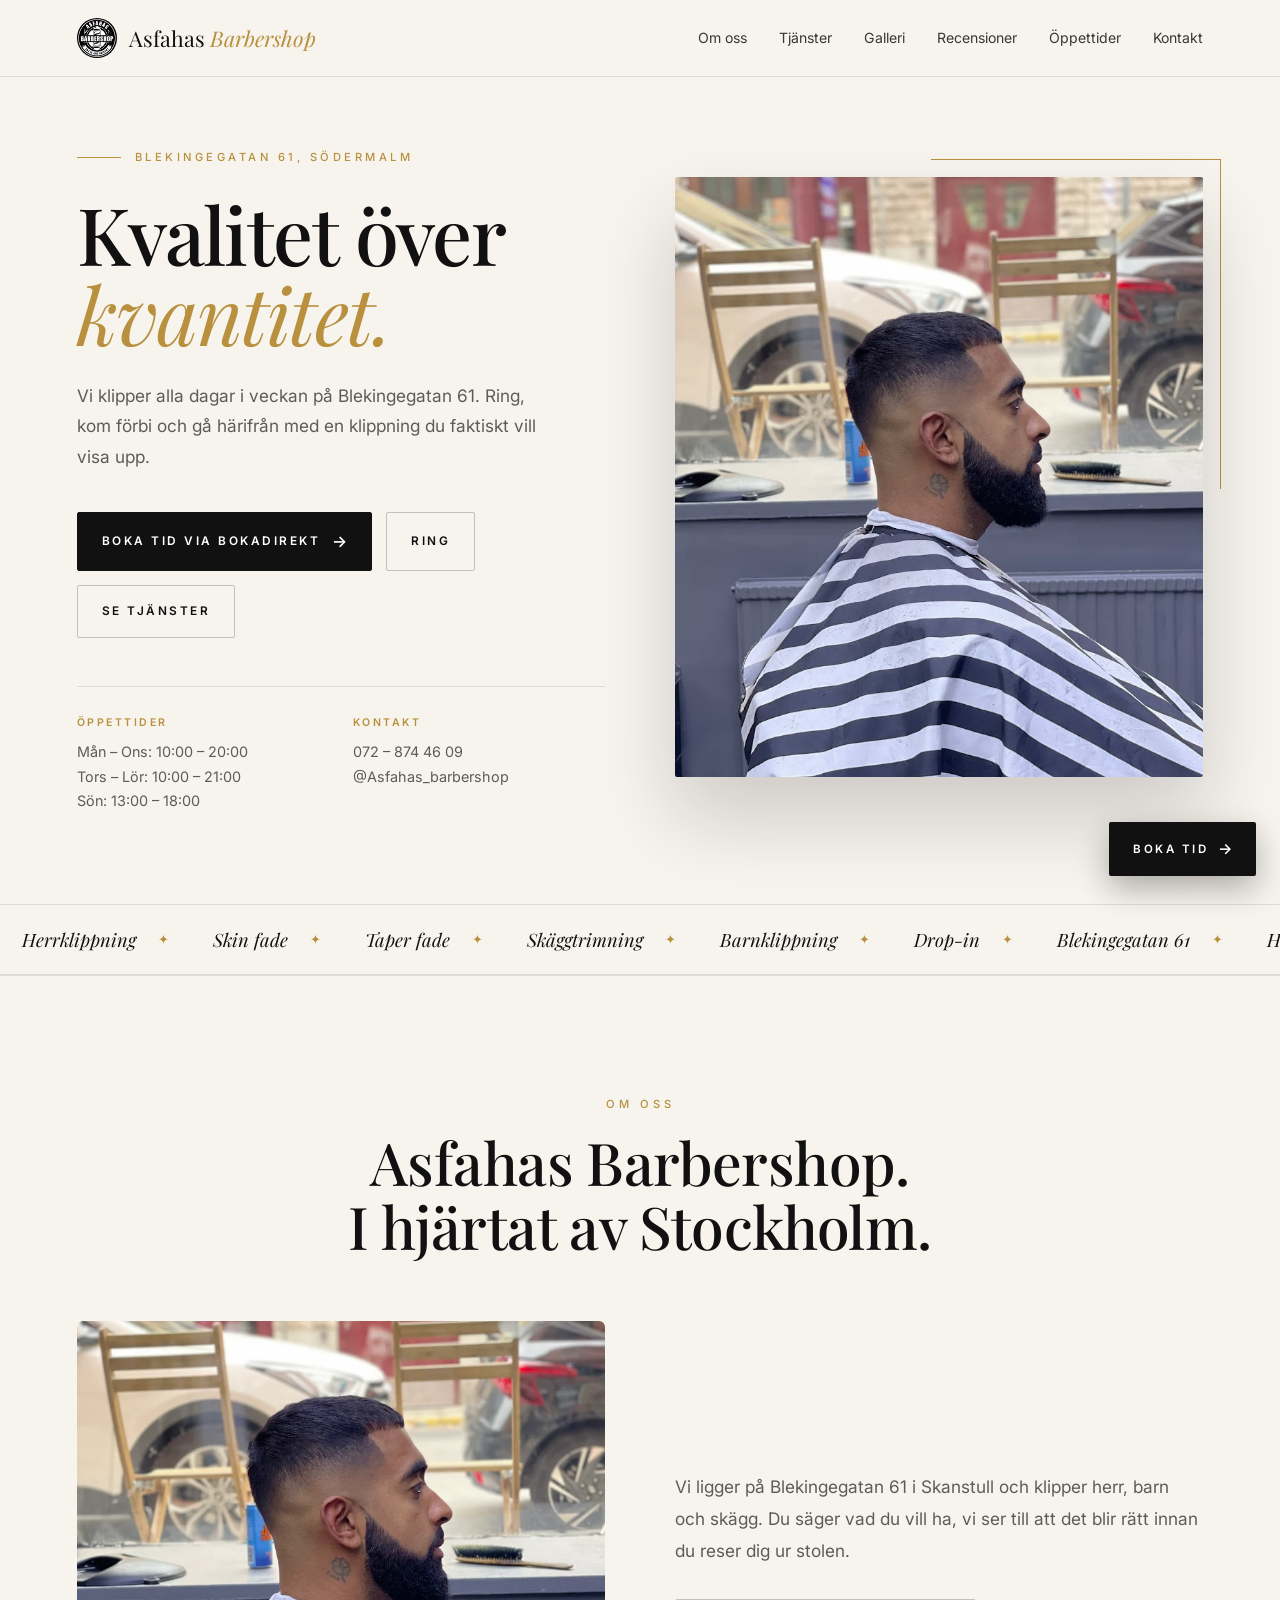
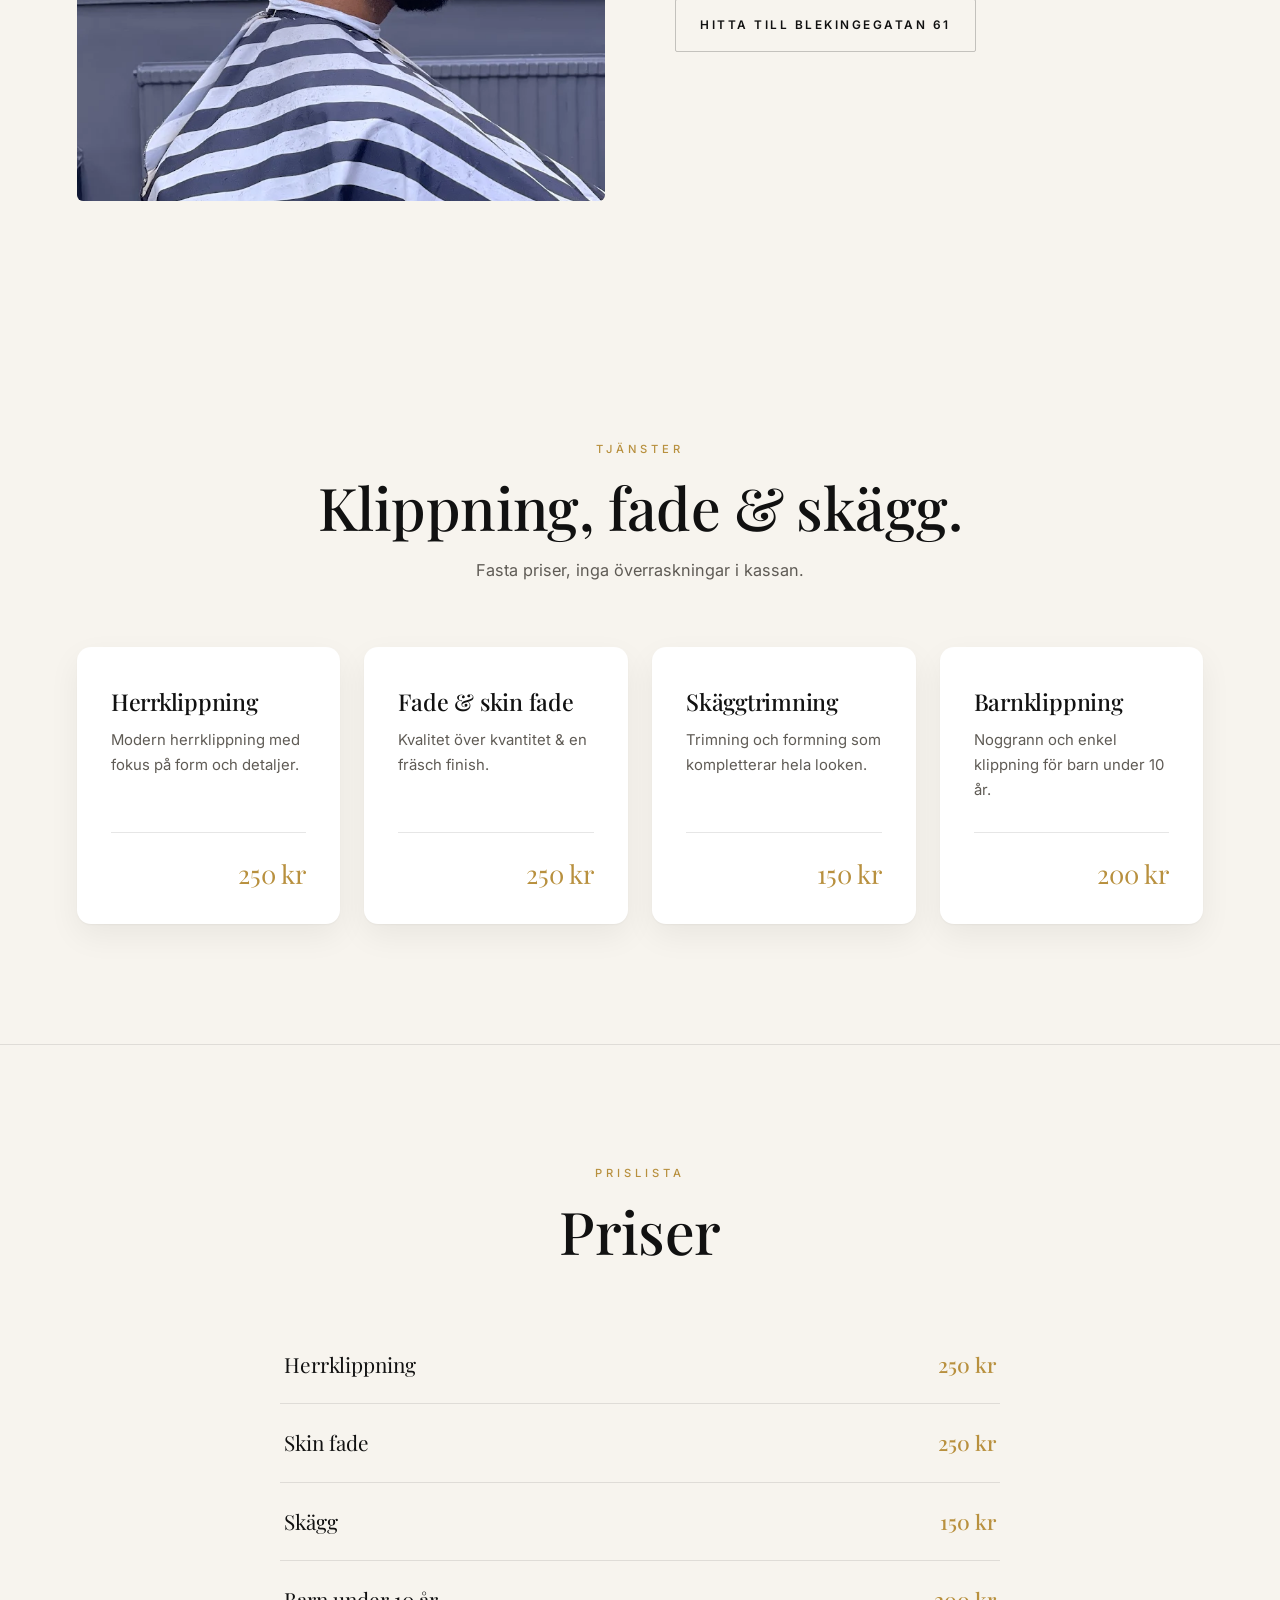
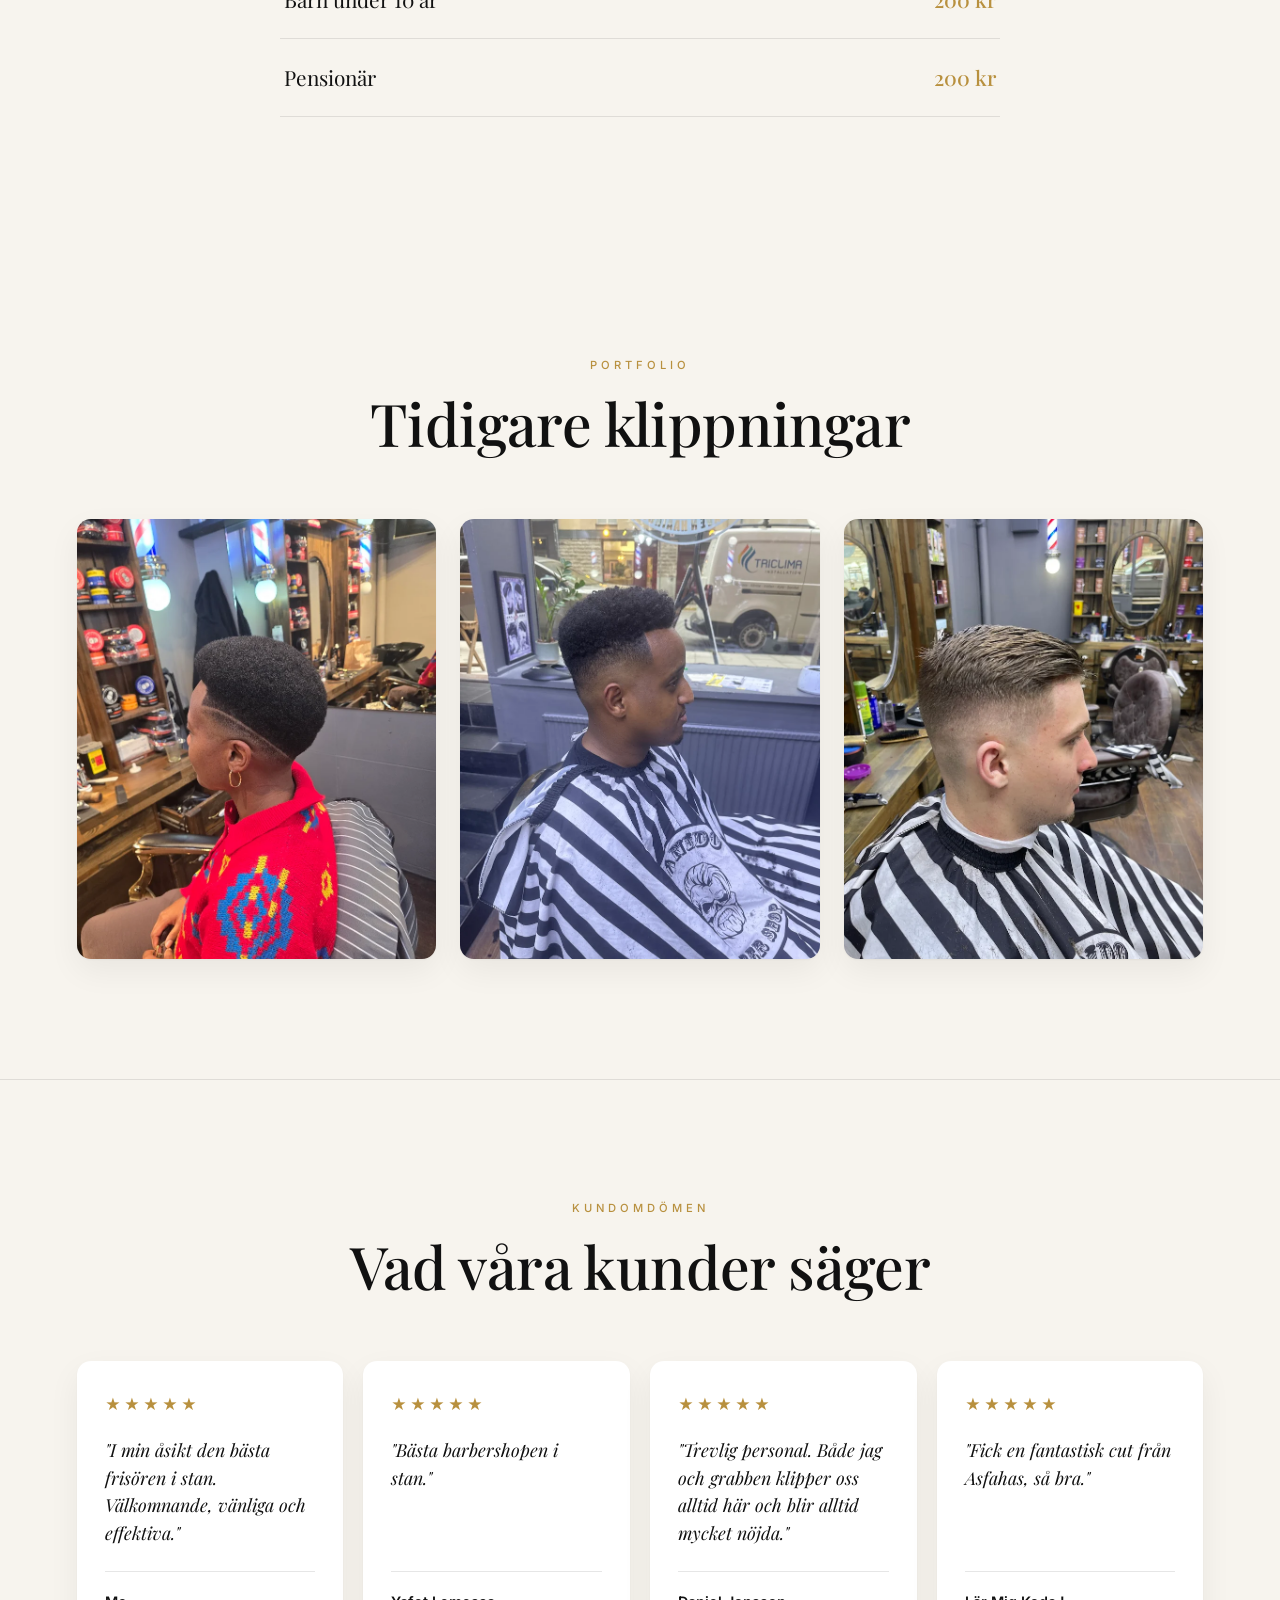
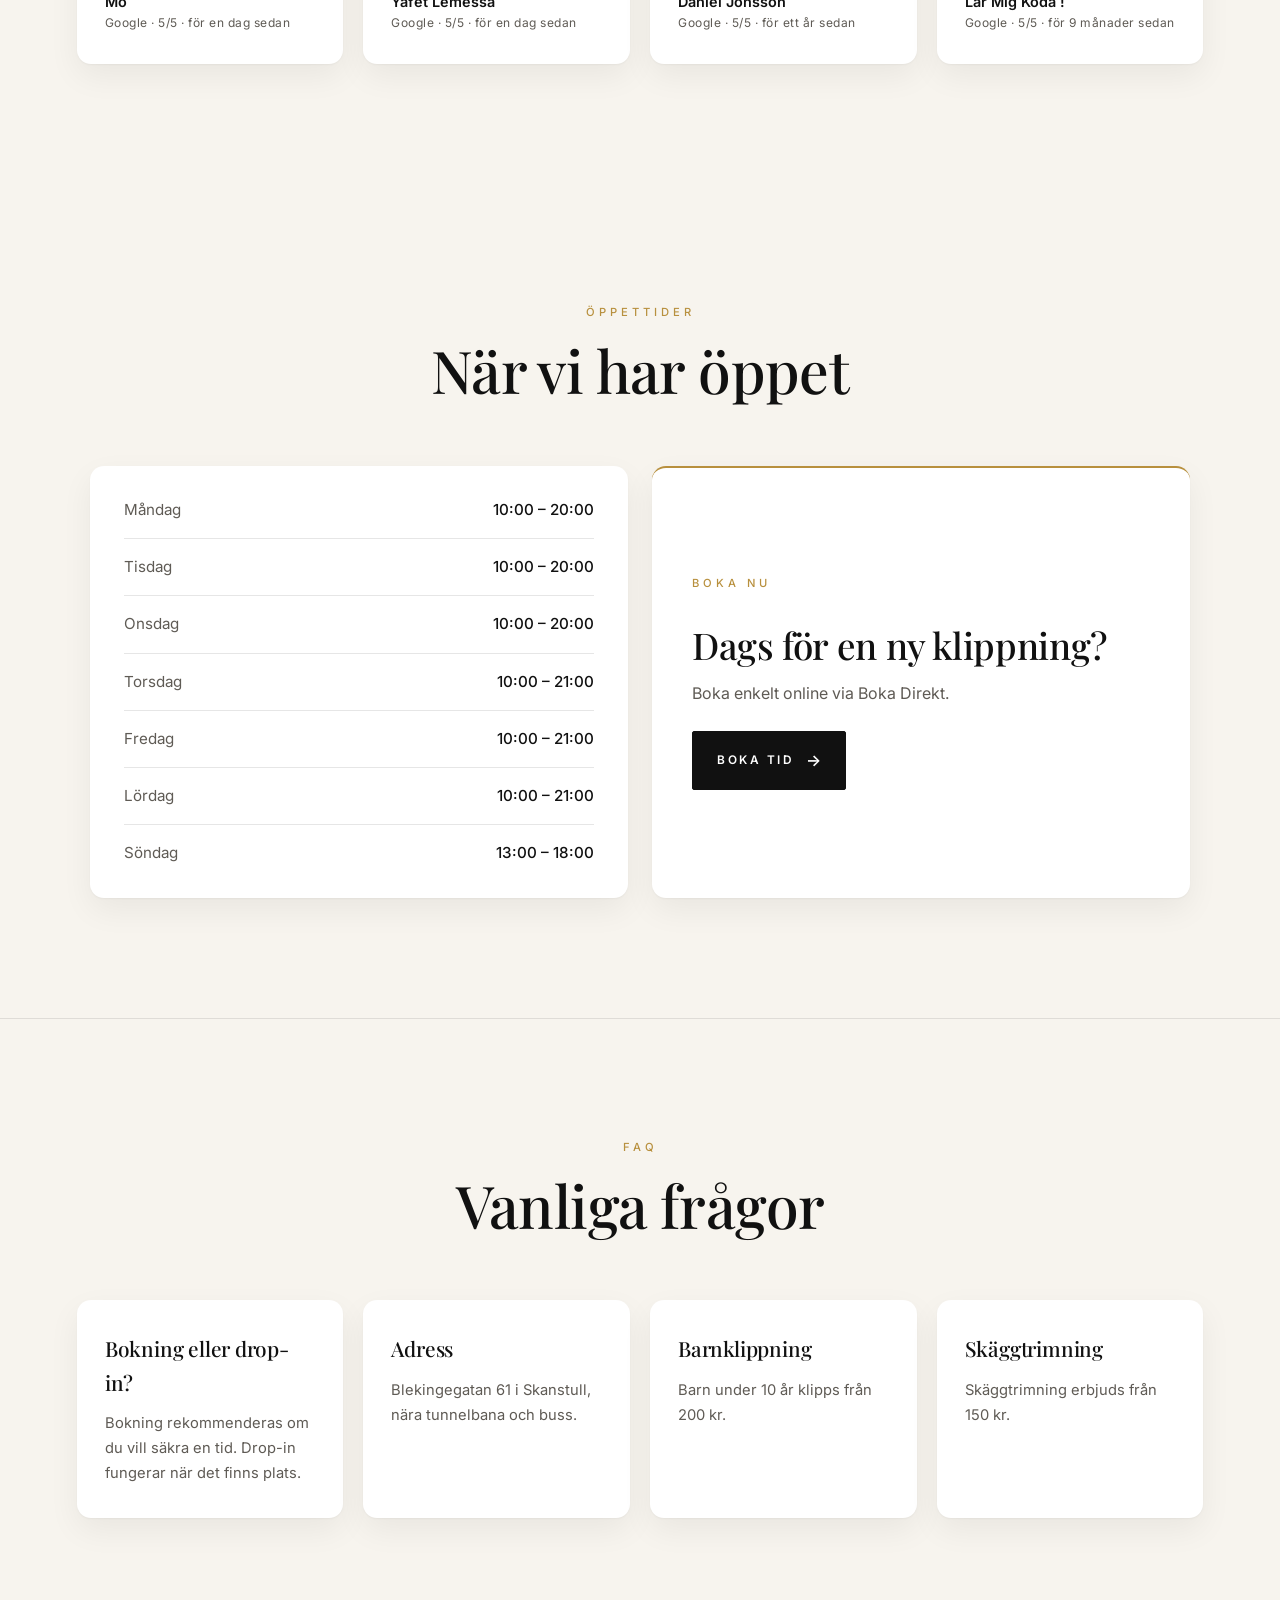
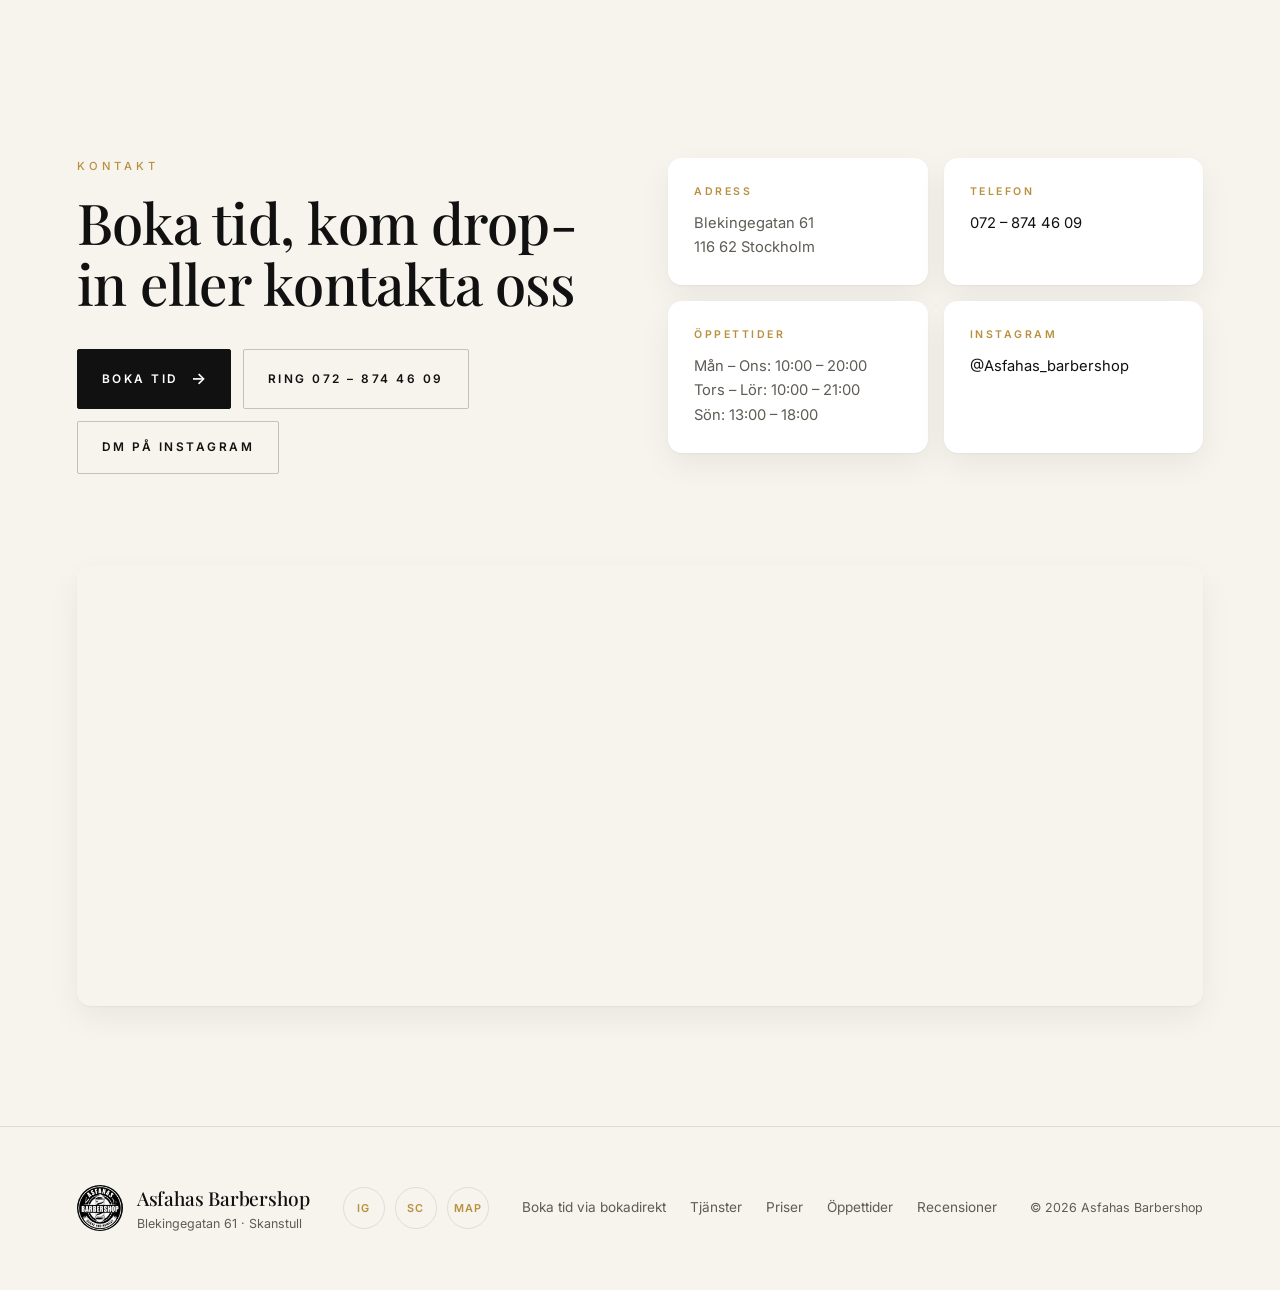
<file: index.html>
<!DOCTYPE html>
<html lang="sv">
<head>
    <meta charset="UTF-8">
    <meta name="viewport" content="width=device-width, initial-scale=1.0">
    <meta name="format-detection" content="telephone=no">
    <title>Asfahas Barbershop</title>
    <link rel="preconnect" href="https://fonts.googleapis.com">
    <link rel="preconnect" href="https://fonts.gstatic.com" crossorigin>
    <link href="https://fonts.googleapis.com/css2?family=Playfair+Display:ital,wght@0,500;0,700;1,400;1,700&family=Inter:wght@300;400;500;600&display=swap" rel="stylesheet">
    <link rel="stylesheet" href="style.css">
</head>
<body>

<header>
    <a href="./index.html" class="brand-link">
        <img src="images/logo.PNG" alt="logo" class="brand-logo">
        <span class="brand-name">Asfahas <em>Barbershop</em></span>
    </a>
    <button class="menu-btn" id="menuBtn">☰</button>
    <nav>
        <a href="#about">Om oss</a>
        <a href="#tjanster">Tjänster</a>
        <a href="#galleri">Galleri</a>
        <a href="#recensioner">Recensioner</a>
        <a href="#oppettider">Öppettider</a>
        <a href="#kontakt">Kontakt</a>
    </nav>
    <nav class="nav-mobile" id="navMobile">
        <a href="#about">Om oss</a>
        <a href="#tjanster">Tjänster</a>
        <a href="#galleri">Galleri</a>
        <a href="#recensioner">Recensioner</a>
        <a href="#oppettider">Öppettider</a>
        <a href="#kontakt">Kontakt</a>
    </nav>
</header>

<section class="hero">
    <div class="hero-left">
        <div class="location-tag">Blekingegatan 61, Södermalm</div>
        <h1>Kvalitet över<br><em>kvantitet.</em></h1>
        <p class="hero-desc">Vi klipper alla dagar i veckan på Blekingegatan 61. Ring, kom förbi och gå härifrån med en klippning du faktiskt vill visa upp.</p>
        <div class="hero-btns">
    <a href="https://www.bokadirekt.se/places/asfahas-barbershop-136678" target="_blank" class="btn-primary">Boka tid via bokadirekt</a>
    <a href="tel:0728744609" class="btn-secondary">Ring</a>
    <a href="#tjanster" class="btn-secondary">Se tjänster</a>
        </div>
        <div class="hero-info">
            <div class="hero-info-block">
                <h4>Öppettider</h4>
                <p>Mån – Ons: 10:00 – 20:00<br> Tors – Lör: 10:00 – 21:00<br>Sön: 13:00 – 18:00</p>
            </div>
            <div class="hero-info-block">
                <h4>Kontakt</h4>
                <p>072 – 874 46 09<br>@Asfahas_barbershop</p>
            </div>
        </div>
    </div>
    <div class="hero-right">
        <div class="hero-img-wrap">
            <img src="images/img.png" alt="Fade haircut — Asfahas Barbershop">
        </div>
    </div>
</section>

<div class="marquee-section">
    <div class="marquee-track">
        <span class="marquee-item">Herrklippning <span class="marquee-dot">✦</span></span>
        <span class="marquee-item">Skin fade <span class="marquee-dot">✦</span></span>
        <span class="marquee-item">Taper fade <span class="marquee-dot">✦</span></span>
        <span class="marquee-item">Skäggtrimning <span class="marquee-dot">✦</span></span>
        <span class="marquee-item">Barnklippning <span class="marquee-dot">✦</span></span>
        <span class="marquee-item">Drop-in <span class="marquee-dot">✦</span></span>
        <span class="marquee-item">Blekingegatan 61 <span class="marquee-dot">✦</span></span>
        <span class="marquee-item">Herrklippning <span class="marquee-dot">✦</span></span>
        <span class="marquee-item">Skin fade <span class="marquee-dot">✦</span></span>
        <span class="marquee-item">Taper fade <span class="marquee-dot">✦</span></span>
        <span class="marquee-item">Skäggtrimning <span class="marquee-dot">✦</span></span>
        <span class="marquee-item">Barnklippning <span class="marquee-dot">✦</span></span>
        <span class="marquee-item">Drop-in <span class="marquee-dot">✦</span></span>
        <span class="marquee-item">Blekingegatan 61 <span class="marquee-dot">✦</span></span>
    </div>
</div>

<section id="about" class="section section-dark">
    <div class="section-heading reveal">
        <div class="section-tag">Om oss</div>
        <h2>Asfahas Barbershop.<br>I hjärtat av Stockholm.</h2>
    </div>
    <div class="about-grid">
        <div class="about-text reveal">
            <p>Vi ligger på Blekingegatan 61 i Skanstull och klipper herr, barn och skägg. Du säger vad du vill ha, vi ser till att det blir rätt innan du reser dig ur stolen.</p>
            <a href="https://www.google.com/maps/search/?api=1&query=Blekingegatan%2061%2C%20116%2062%20Stockholm" target="_blank" class="btn-secondary fit-content">Hitta till Blekingegatan 61</a>
        </div>
        <div class="about-img reveal">
            <img src="images/img.png" alt="Asfahas Barbershop">
        </div>
    </div>
</section>

<section id="tjanster" class="section">
    <div class="section-heading reveal">
        <div class="section-tag">Tjänster</div>
        <h2>Klippning, fade & skägg.</h2>
        <p>Fasta priser, inga överraskningar i kassan.</p>
    </div>
    <div class="services-grid">
        <div class="service-card reveal">
            <div><h3>Herrklippning</h3><p>Modern herrklippning med fokus på form och detaljer.</p></div>
            <span class="service-price">250 kr</span>
        </div>
        <div class="service-card reveal">
            <div><h3>Fade & skin fade</h3><p>Kvalitet över kvantitet & en fräsch finish.</p></div>
            <span class="service-price">250 kr</span>
        </div>
        <div class="service-card reveal">
            <div><h3>Skäggtrimning</h3><p>Trimning och formning som kompletterar hela looken.</p></div>
            <span class="service-price">150 kr</span>
        </div>
        <div class="service-card reveal">
            <div><h3>Barnklippning</h3><p>Noggrann och enkel klippning för barn under 10 år.</p></div>
            <span class="service-price">200 kr</span>
        </div>
    </div>
</section>

<section id="priser" class="section section-dark">
    <div class="section-heading reveal">
        <div class="section-tag">Prislista</div>
        <h2>Priser</h2>
    </div>
    <div class="price-list reveal">
        <div class="price-row"><span>Herrklippning</span><strong>250 kr</strong></div>
        <div class="price-row"><span>Skin fade</span><strong>250 kr</strong></div>
        <div class="price-row"><span>Skägg</span><strong>150 kr</strong></div>
        <div class="price-row"><span>Barn under 10 år</span><strong>200 kr</strong></div>
        <div class="price-row"><span>Pensionär</span><strong>200 kr</strong></div>
    </div>
</section>

<section id="galleri" class="section">
    <div class="section-heading reveal">
        <div class="section-tag">Portfolio</div>
        <h2>Tidigare klippningar</h2>
    </div>
    <div class="gallery-grid">
        <div class="gallery-card reveal">
            <img src="images/cut1.png" alt="Fade">
            <div class="gallery-overlay"><span>Asfahas Barbershop</span></div>
        </div>
        <div class="gallery-card reveal">
            <img src="images/cut2.png" alt="Fade">
            <div class="gallery-overlay"><span>Asfahas Barbershop</span></div>
        </div>
        <div class="gallery-card reveal">
            <img src="images/cut3.png" alt="Fade">
            <div class="gallery-overlay"><span>Asfahas Barbershop</span></div>
        </div>
    </div>
</section>

<section id="recensioner" class="section section-dark">
    <div class="section-heading reveal">
        <div class="section-tag">Kundomdömen</div>
        <h2>Vad våra kunder säger</h2>
    </div>
    <div class="reviews-grid">
        <div class="review-card reveal">
            <div class="review-name">Mo</div>
            <div class="review-meta">Google · 5/5 · för en dag sedan</div>
            <div class="review-stars">★★★★★</div>
            <p class="review-text">"I min åsikt den bästa frisören i stan. Välkomnande, vänliga och effektiva."</p>
        </div>
        <div class="review-card reveal">
            <div class="review-name">Yafet Lemessa</div>
            <div class="review-meta">Google · 5/5 · för en dag sedan</div>
            <div class="review-stars">★★★★★</div>
            <p class="review-text">"Bästa barbershopen i stan."</p>
        </div>
        <div class="review-card reveal">
            <div class="review-name">Daniel Jonsson</div>
            <div class="review-meta">Google · 5/5 · för ett år sedan</div>
            <div class="review-stars">★★★★★</div>
            <p class="review-text">"Trevlig personal. Både jag och grabben klipper oss alltid här och blir alltid mycket nöjda."</p>
        </div>
        <div class="review-card reveal">
            <div class="review-name">Lär Mig Koda !</div>
            <div class="review-meta">Google · 5/5 · för 9 månader sedan</div>
            <div class="review-stars">★★★★★</div>
            <p class="review-text">"Fick en fantastisk cut från Asfahas, så bra."</p>
        </div>
    </div>
</section>

<section id="oppettider" class="section">
    <div class="section-heading reveal">
        <div class="section-tag">Öppettider</div>
        <h2>När vi har öppet</h2>
    </div>
    <div class="hours-grid">
        <div class="hours-table reveal">
            <div class="hour-row"><span>Måndag</span><span>10:00 – 20:00</span></div>
            <div class="hour-row"><span>Tisdag</span><span>10:00 – 20:00</span></div>
            <div class="hour-row"><span>Onsdag</span><span>10:00 – 20:00</span></div>
            <div class="hour-row"><span>Torsdag</span><span>10:00 – 21:00</span></div>
            <div class="hour-row"><span>Fredag</span><span>10:00 – 21:00</span></div>
            <div class="hour-row"><span>Lördag</span><span>10:00 – 21:00</span></div>
            <div class="hour-row"><span>Söndag</span><span>13:00 – 18:00</span></div>
        </div>
        <div class="hours-cta reveal">
    <div class="section-tag">Boka nu</div>
    <h3>Dags för en ny klippning?</h3>
    <p>Boka enkelt online via Boka Direkt.</p>
    <a href="https://www.bokadirekt.se/places/asfahas-barbershop-136678" target="_blank" class="btn-primary fit-content">Boka tid</a>
        </div>
    </div>
</section>

<section id="faq" class="section section-dark">
    <div class="section-heading reveal">
        <div class="section-tag">FAQ</div>
        <h2>Vanliga frågor</h2>
    </div>
    <div class="faq-grid">
        <div class="faq-card reveal">
            <h3>Bokning eller drop-in?</h3>
            <p>Bokning rekommenderas om du vill säkra en tid. Drop-in fungerar när det finns plats.</p>
        </div>
        <div class="faq-card reveal">
            <h3>Adress</h3>
            <p>Blekingegatan 61 i Skanstull, nära tunnelbana och buss.</p>
        </div>
        <div class="faq-card reveal">
            <h3>Barnklippning</h3>
            <p>Barn under 10 år klipps från 200 kr.</p>
        </div>
        <div class="faq-card reveal">
            <h3>Skäggtrimning</h3>
            <p>Skäggtrimning erbjuds från 150 kr.</p>
        </div>
    </div>
</section>

<section id="kontakt" class="section">
    <div class="contact-grid">
        <div>
    <div class="section-tag">Kontakt</div>
    <h1>Boka tid, kom drop-in eller kontakta oss</h1>
            </div>
            <div class="contact-btns reveal">
    <a href="https://www.bokadirekt.se/places/asfahas-barbershop-136678" target="_blank" class="btn-primary">Boka tid</a>
    <a href="tel:0728744609" class="btn-secondary"> Ring 072 – 874 46 09</a>
    <a href="https://www.instagram.com/Asfahas_barbershop/" target="_blank" class="btn-secondary">DM på Instagram</a>
            </div>
            <div class="contact-info">
                <div class="contact-block reveal">
                    <h4>Adress</h4>
                    <p>Blekingegatan 61<br>116 62 Stockholm</p>
                </div>
                <div class="contact-block reveal">
                    <h4>Telefon</h4>
                    <p><a href="tel:0728744609">072 – 874 46 09</a></p>
                </div>
                <div class="contact-block reveal">
                    <h4>Öppettider</h4>
                    <p>Mån – Ons: 10:00 – 20:00<br> Tors – Lör: 10:00 – 21:00<br>Sön: 13:00 – 18:00</p>
                </div>
                <div class="contact-block reveal">
                    <h4>Instagram</h4>
                    <p><a href="https://www.instagram.com/Asfahas_barbershop/" target="_blank">@Asfahas_barbershop</a></p>
                </div>
            </div>
        </div>
        <div class="map-box reveal">
            <iframe
                src="https://www.google.com/maps?q=Blekingegatan%2061,%20116%2062%20Stockholm&t=k&z=17&output=embed"
                loading="lazy"
                referrerpolicy="no-referrer-when-downgrade">
            </iframe>
        </div>
    </div>
</section>

<footer>
    <div class="footer-brand">
        <img src="images/logo.PNG" alt="logo" class="footer-logo">
        <div>
            <h3>Asfahas Barbershop</h3>
            <p>Blekingegatan 61 · Skanstull</p>
        </div>
    </div>
    <div class="footer-socials">
        <a href="https://www.instagram.com/Asfahas_barbershop/" target="_blank">IG</a>
        <a href="https://www.snapchat.com/add/asfahasbarbersh" target="_blank">SC</a>
        <a href="https://www.google.com/maps/search/?api=1&query=Blekingegatan%2061%2C%20116%2062%20Stockholm" target="_blank">MAP</a>
    </div>
    <div class="footer-links">
    <a href="https://www.bokadirekt.se/places/asfahas-barbershop-136678" target="_blank">Boka tid via bokadirekt</a>
    <a href="#tjanster">Tjänster</a>
    <a href="#priser">Priser</a>
    <a href="#oppettider">Öppettider</a>
    <a href="#recensioner">Recensioner</a>
    </div>
    <p class="footer-copy">© 2026 Asfahas Barbershop</p>
</footer>

<div class="sticky-cta">
    <a href="tel:0728744609">Boka tid</a>
</div>

<script src="script.js"></script>
</body>
</html>
</file>
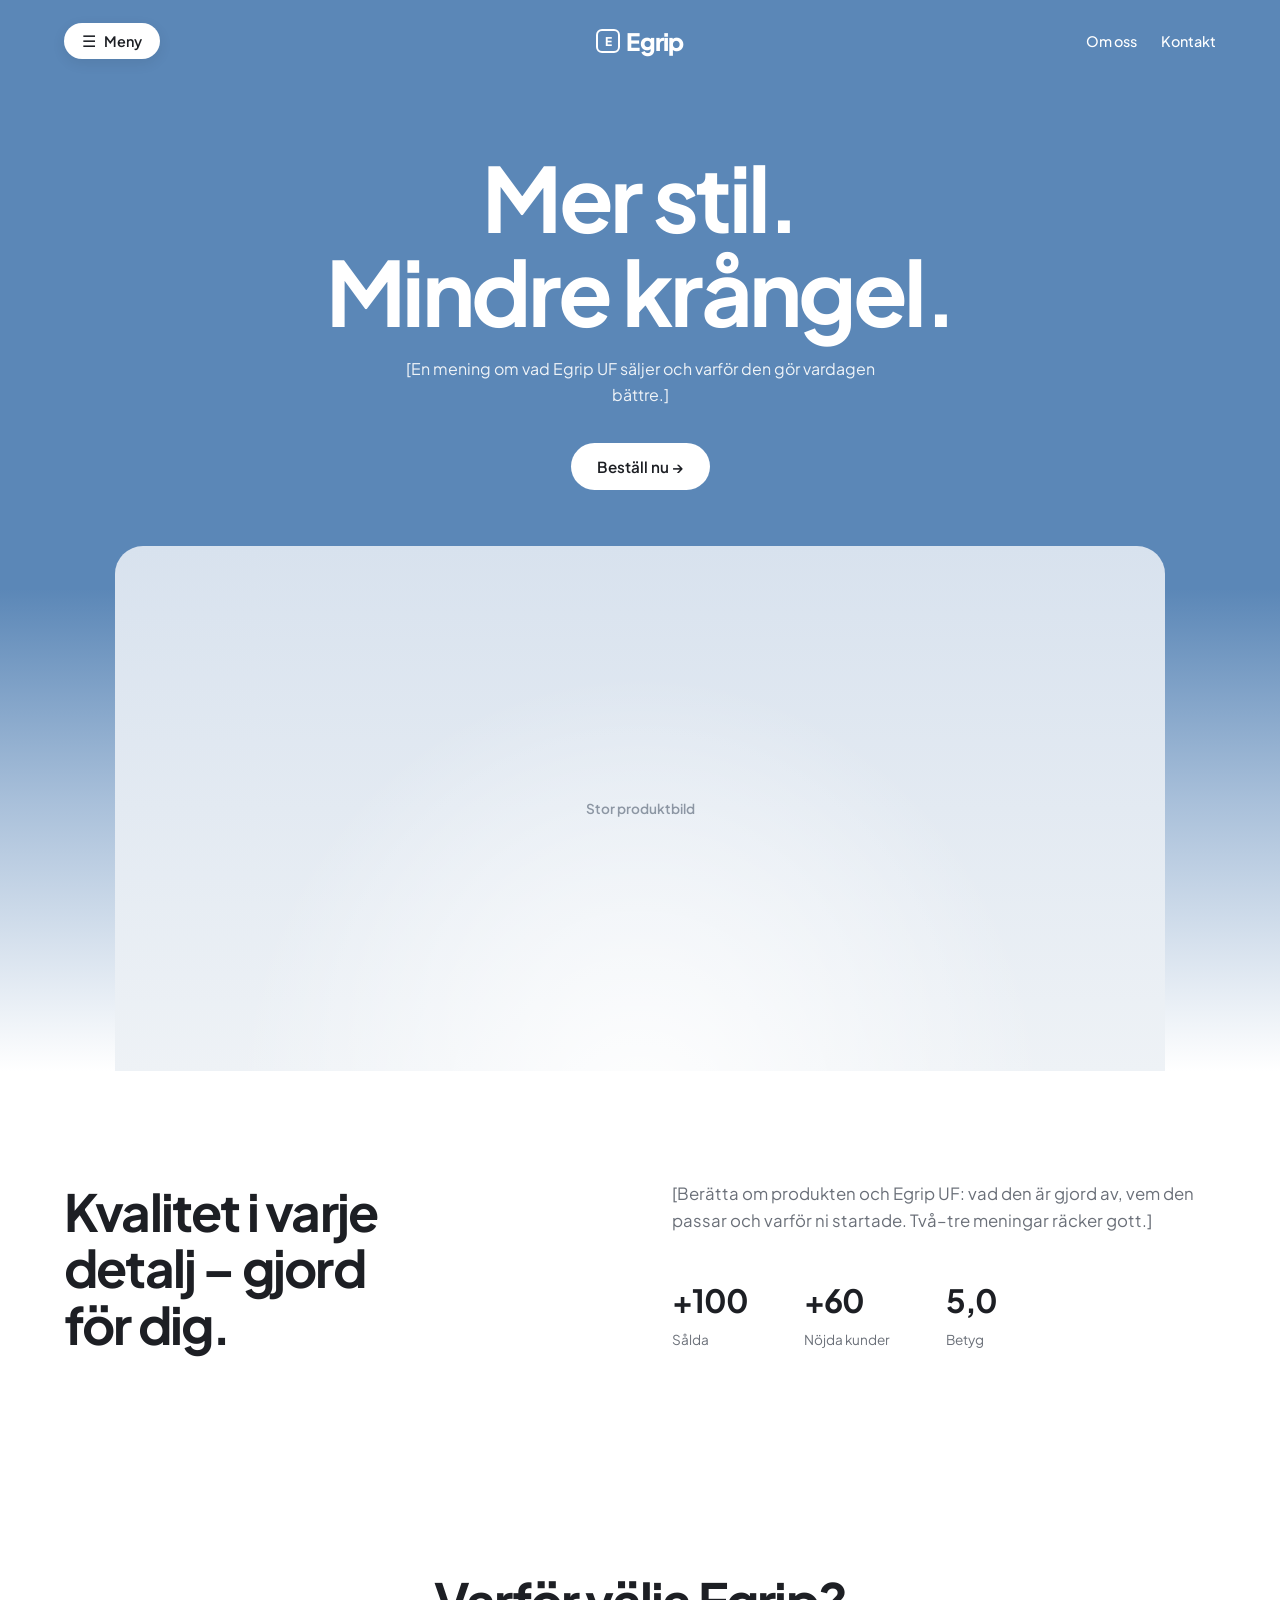
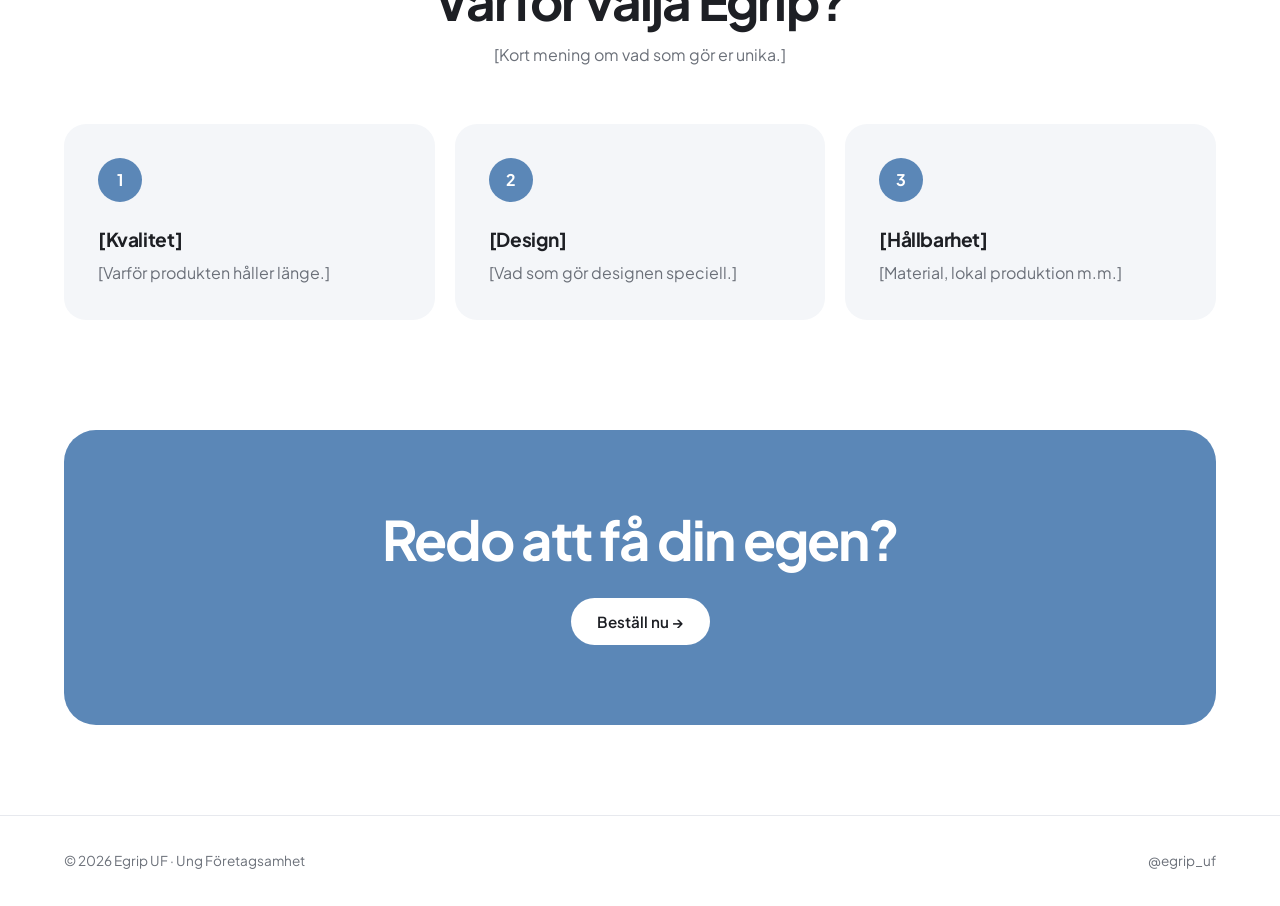
<file: egrip-uf/index.html>
<!DOCTYPE html>
<html lang="sv">
<head>
  <meta charset="UTF-8">
  <meta name="viewport" content="width=device-width, initial-scale=1.0">
  <link rel="preconnect" href="https://fonts.googleapis.com">
  <link rel="preconnect" href="https://fonts.gstatic.com" crossorigin>
  <link href="https://fonts.googleapis.com/css2?family=Plus+Jakarta+Sans:wght@400;500;600;700;800&display=swap" rel="stylesheet">
  <link rel="stylesheet" href="style.css">
  <title>Egrip UF</title>
  <meta name="description" content="Egrip UF – [kort beskrivning].">
</head>
<body>
  <header class="top">
    <button class="menu-btn" aria-label="Öppna meny"><span>☰</span> Meny</button>
    <a href="index.html" class="logo"><i>E</i>Egrip</a>
    <nav class="top-links"><a href="index.html#om-oss">Om oss</a><a href="bestall.html#team">Kontakt</a></nav>
  </header>
  <div class="overlay" id="overlay">
    <button class="menu-btn close" aria-label="Stäng meny"><span>✕</span> Stäng</button>
    <a href="index.html">Hem</a>
    <a href="index.html#om-oss">Om oss</a>
    <a href="bestall.html">Beställ</a>
    <a href="bestall.html#team">Teamet</a>
  </div>

  <section class="hero">
    <h1>Mer stil.<br>Mindre krångel.</h1>
    <p>[En mening om vad Egrip UF säljer och varför den gör vardagen bättre.]</p>
    <a href="bestall.html" class="btn btn-white">Beställ nu →</a>
    <div style="height:56px"></div>
    <div class="hero-img ph ph-product">Stor produktbild</div>
  </section>

  <section class="section" id="om-oss">
    <div class="intro">
      <h2>Kvalitet i varje<br>detalj – gjord<br>för dig.</h2>
      <div>
        <p>[Berätta om produkten och Egrip UF: vad den är gjord av, vem den passar och varför ni startade. Två–tre meningar räcker gott.]</p>
        <div class="stats">
          <div><b>+100</b><span>Sålda</span></div>
          <div><b>+60</b><span>Nöjda kunder</span></div>
          <div><b>5,0</b><span>Betyg</span></div>
        </div>
      </div>
    </div>
  </section>

  <section class="section">
    <div class="center">
      <h2 class="h2">Varför välja Egrip?</h2>
      <p class="sub">[Kort mening om vad som gör er unika.]</p>
    </div>
    <div class="features">
      <div class="feature"><div class="num">1</div><h3>[Kvalitet]</h3><p>[Varför produkten håller länge.]</p></div>
      <div class="feature"><div class="num">2</div><h3>[Design]</h3><p>[Vad som gör designen speciell.]</p></div>
      <div class="feature"><div class="num">3</div><h3>[Hållbarhet]</h3><p>[Material, lokal produktion m.m.]</p></div>
    </div>
  </section>

  <section class="cta">
    <h2>Redo att få din egen?</h2>
    <a href="bestall.html" class="btn btn-white">Beställ nu →</a>
  </section>

  <footer>
    <span>© <span class="year"></span> Egrip UF · Ung Företagsamhet</span>
    <a href="https://instagram.com/egrip_uf" target="_blank" rel="noopener">@egrip_uf</a>
  </footer>
  <script src="script.js"></script>
</body>
</html>
</file>
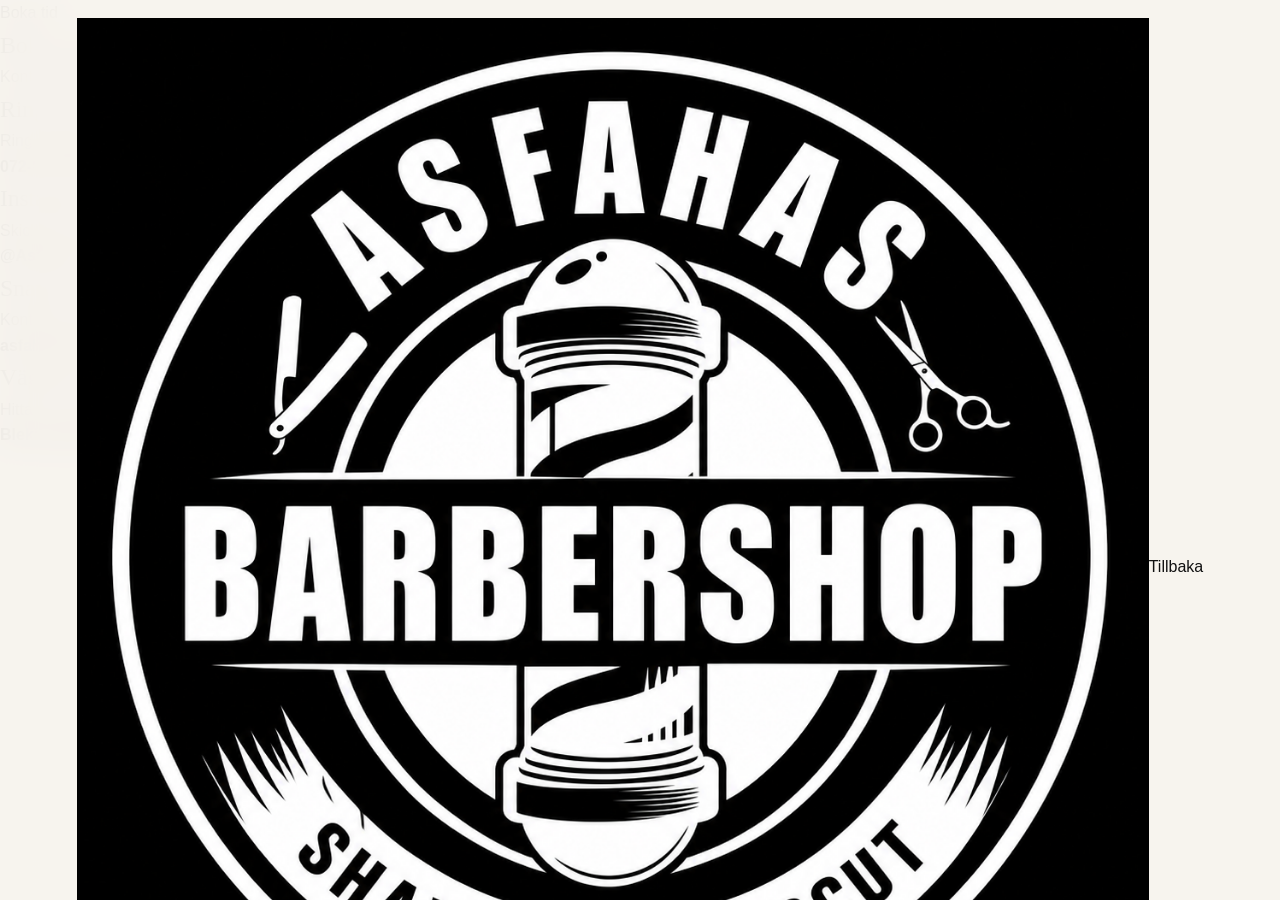
<file: booking.html>
<!DOCTYPE html>
<html lang="sv">
<head>
    <meta charset="UTF-8">
    <meta name="viewport" content="width=device-width, initial-scale=1.0">
    <title>Boka tid | Asfahas Barbershop</title>
    <link rel="stylesheet" href="style.css">
</head>
<body>

<header>
    <a href="./index.html" class="brand">
        <img src="images/logo.PNG" alt="Asfahas Barbershop logo" class="logo">
        <div>
            <strong>Asfahas</strong>
            <span>Barbershop</span>
        </div>
    </a>

    <a href="./index.html" class="booking-back-link">Tillbaka</a>
</header>

<main class="booking-page">
    <section class="booking-wrapper">
        <div class="booking-header">
            <p class="tag">Boka tid</p>
            <h1>Boka via telefon eller sociala medier</h1>
            <p>Kontakta Asfahas Barbershop direkt via telefon, Instagram eller Snapchat.</p>
        </div>

        <div class="booking-options">
            <a href="tel:0728744609" class="booking-option-card">
                <h2>Ring direkt</h2>
                <p>Ring salongen och boka din tid snabbt.</p>
                <strong>072-874 46 09</strong>
            </a>

            <a href="https://www.instagram.com/Asfahas_barbershop/" target="_blank" class="booking-option-card">
                <h2>Instagram</h2>
                <p>Skicka ett DM via Instagram.</p>
                <strong>@Asfahas_barbershop</strong>
            </a>

            <a href="https://www.snapchat.com/add/asfahasbarbersh" target="_blank" class="booking-option-card">
                <h2>Snapchat</h2>
                <p>Kontakta salongen via Snapchat.</p>
                <strong>asfahasbarbersh</strong>
            </a>

            <a href="https://www.google.com/maps/search/?api=1&query=Blekingegatan%2061%2C%20116%2062%20Stockholm" target="_blank" class="booking-option-card">
                <h2>Vägbeskrivning</h2>
                <p>Hitta till salongen i Skanstull.</p>
                <strong>Blekingegatan 61</strong>
            </a>
        </div>
    </section>
</main>

</body>
</html>
</file>
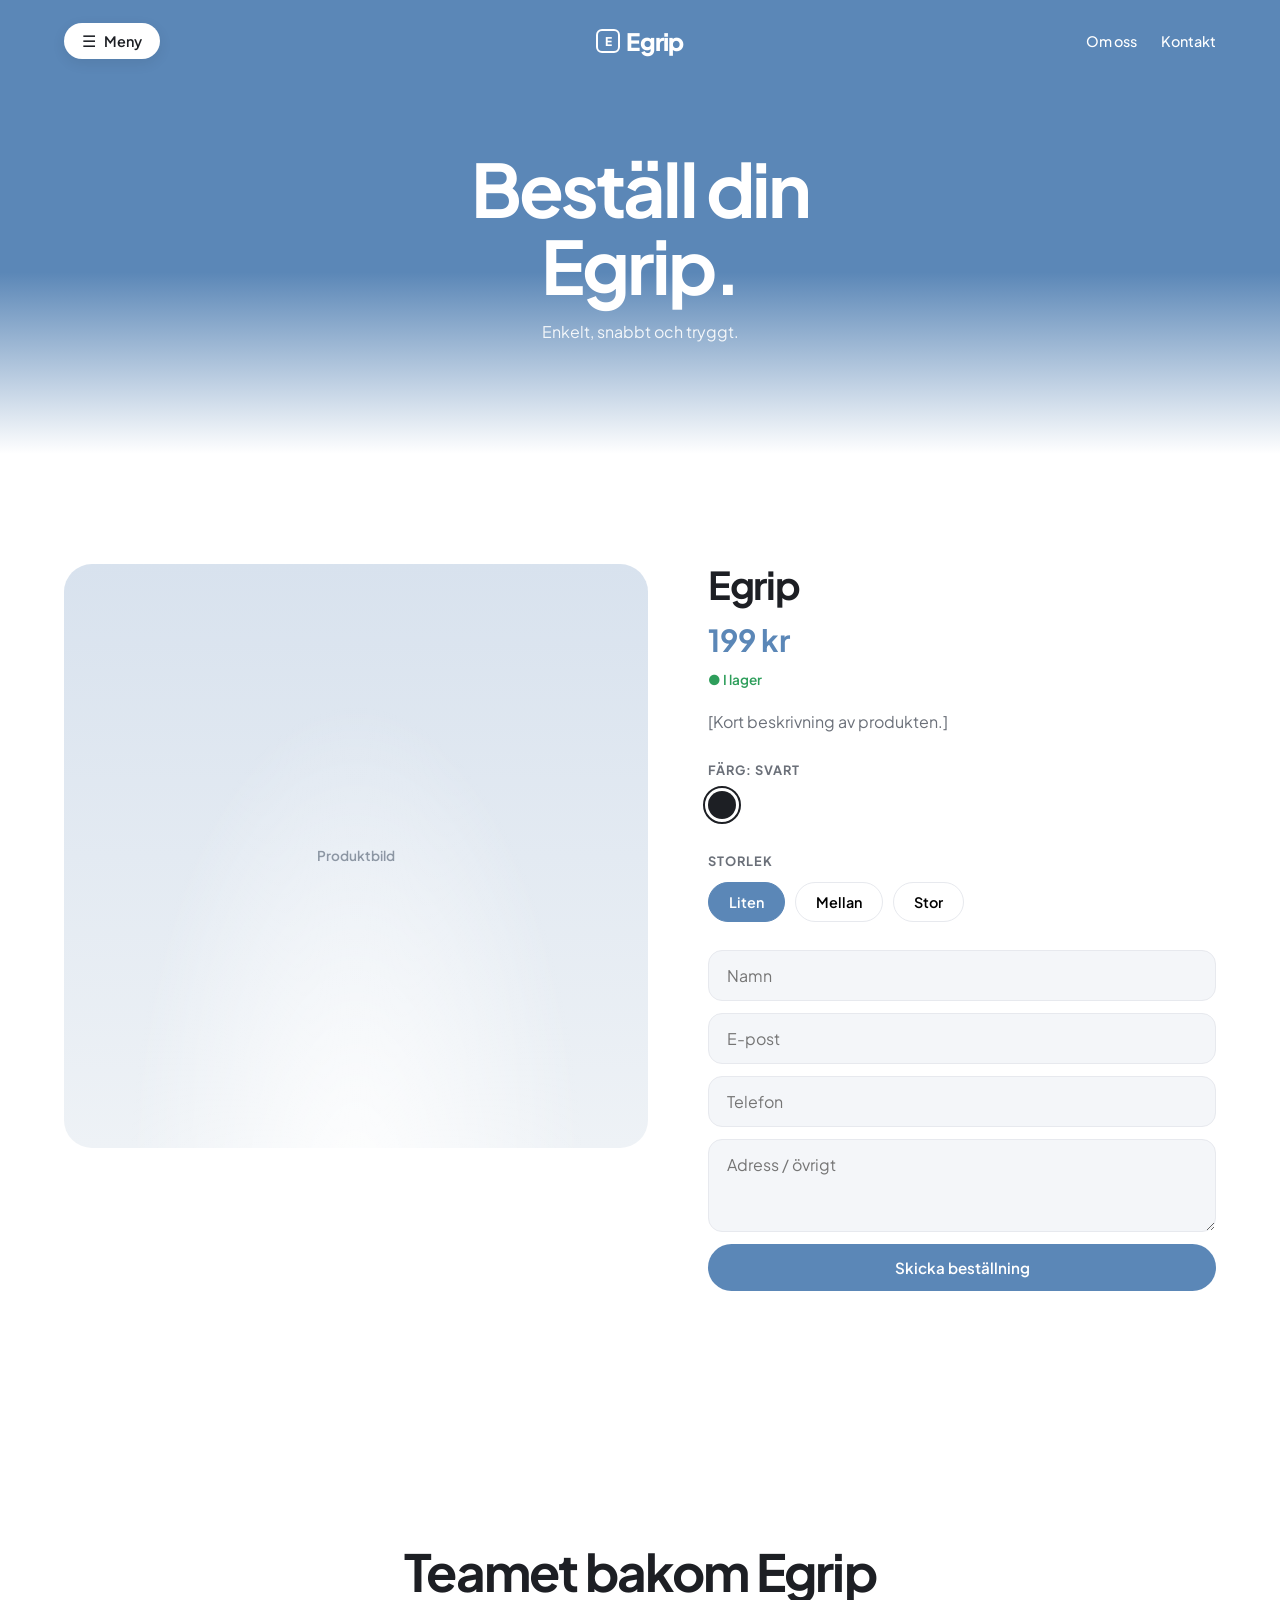
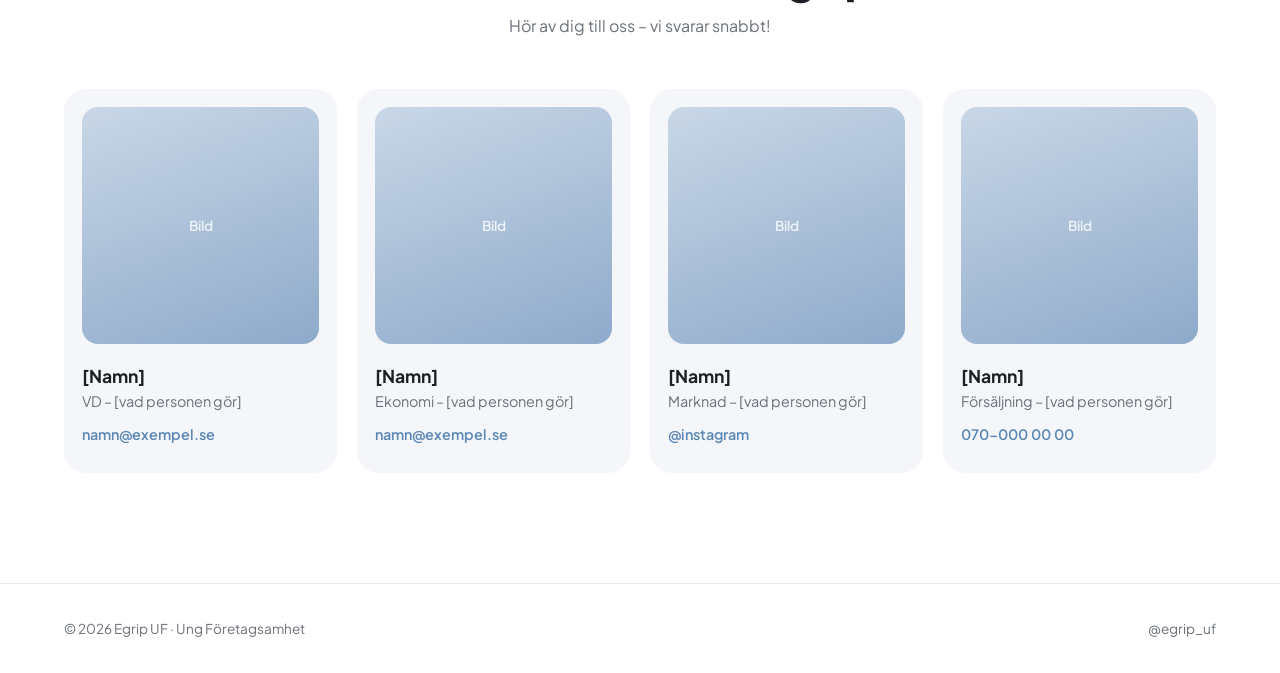
<file: egrip-uf/bestall.html>
<!DOCTYPE html>
<html lang="sv">
<head>
  <meta charset="UTF-8">
  <meta name="viewport" content="width=device-width, initial-scale=1.0">
  <link rel="preconnect" href="https://fonts.googleapis.com">
  <link rel="preconnect" href="https://fonts.gstatic.com" crossorigin>
  <link href="https://fonts.googleapis.com/css2?family=Plus+Jakarta+Sans:wght@400;500;600;700;800&display=swap" rel="stylesheet">
  <link rel="stylesheet" href="style.css">
  <title>Beställ – Egrip UF</title>
</head>
<body>
  <header class="top">
    <button class="menu-btn" aria-label="Öppna meny"><span>☰</span> Meny</button>
    <a href="index.html" class="logo"><i>E</i>Egrip</a>
    <nav class="top-links"><a href="index.html#om-oss">Om oss</a><a href="bestall.html#team">Kontakt</a></nav>
  </header>
  <div class="overlay" id="overlay">
    <button class="menu-btn close" aria-label="Stäng meny"><span>✕</span> Stäng</button>
    <a href="index.html">Hem</a>
    <a href="index.html#om-oss">Om oss</a>
    <a href="bestall.html">Beställ</a>
    <a href="bestall.html#team">Teamet</a>
  </div>

  <section class="page-hero">
    <h1>Beställ din<br>Egrip.</h1>
    <p>Enkelt, snabbt och tryggt.</p>
  </section>

  <section class="section order">
    <div class="ph ph-product">Produktbild</div>
    <div>
      <h2>Egrip</h2>
      <p class="price" id="price">199 kr</p>
      <p class="stock">● I lager</p>
      <p class="desc">[Kort beskrivning av produkten.]</p>

      <p class="label">Färg: Svart</p>
      <span class="color-dot"></span>

      <p class="label">Storlek</p>
      <div class="sizes">
        <button type="button" class="on" data-price="199">Liten</button>
        <button type="button" data-price="249">Mellan</button>
        <button type="button" data-price="299">Stor</button>
      </div>

      <form class="order-form" id="order-form">
        <input name="namn" placeholder="Namn" required>
        <input name="epost" type="email" placeholder="E-post" required>
        <input name="telefon" type="tel" placeholder="Telefon">
        <textarea name="meddelande" rows="3" placeholder="Adress / övrigt"></textarea>
        <button type="submit" class="btn btn-blue">Skicka beställning</button>
        <p class="status" role="status"></p>
      </form>
    </div>
  </section>

  <section class="section" id="team">
    <div class="center">
      <h2 class="h2">Teamet bakom Egrip</h2>
      <p class="sub">Hör av dig till oss – vi svarar snabbt!</p>
    </div>
    <div class="team">
      <div class="member"><div class="ph">Bild</div><h3>[Namn]</h3><p>VD – [vad personen gör]</p><a href="mailto:namn@exempel.se">namn@exempel.se</a></div>
      <div class="member"><div class="ph">Bild</div><h3>[Namn]</h3><p>Ekonomi – [vad personen gör]</p><a href="mailto:namn@exempel.se">namn@exempel.se</a></div>
      <div class="member"><div class="ph">Bild</div><h3>[Namn]</h3><p>Marknad – [vad personen gör]</p><a href="#">@instagram</a></div>
      <div class="member"><div class="ph">Bild</div><h3>[Namn]</h3><p>Försäljning – [vad personen gör]</p><a href="tel:0700000000">070-000 00 00</a></div>
    </div>
  </section>

  <footer>
    <span>© <span class="year"></span> Egrip UF · Ung Företagsamhet</span>
    <a href="https://instagram.com/egrip_uf" target="_blank" rel="noopener">@egrip_uf</a>
  </footer>
  <script src="script.js"></script>
</body>
</html>
</file>
<file: style.css>
*, *::before, *::after {
    box-sizing: border-box;
    margin: 0;
    padding: 0;
}

html {
    scroll-behavior: smooth;
}

:root {
    --cream: #f7f4ee;
    --white: #ffffff;
    --ink: #111111;
    --gold: #b8903e;
    --gold-bright: #d4ae62;
    --text: #111111;
    --muted: #5f5b55;
    --border: rgba(17, 17, 17, 0.1);
    --card: #ffffff;
    --shadow: 0 1px 2px rgba(17, 17, 17, 0.04), 0 12px 32px rgba(17, 17, 17, 0.06);
}

body {
    font-family: 'Inter', sans-serif;
    background: var(--cream);
    color: var(--text);
    -webkit-font-smoothing: antialiased;
    line-height: 1.6;
}

h1, h2, h3, h4 {
    font-family: 'Playfair Display', Georgia, serif;
    font-weight: 500;
    letter-spacing: -0.01em;
}

h1 em, h2 em, h3 em {
    color: var(--gold);
    font-style: italic;
    font-weight: 400;
}

a {
    color: inherit;
    text-decoration: none;
}

img {
    max-width: 100%;
    display: block;
}

button {
    font-family: inherit;
    cursor: pointer;
}

/* REVEAL */
.reveal {
    opacity: 0;
    transform: translateY(24px);
    transition: opacity 0.7s ease, transform 0.7s ease;
}

.reveal.revealed {
    opacity: 1;
    transform: none;
}

/* HEADER */
header {
    position: fixed;
    top: 0;
    left: 0;
    right: 0;
    z-index: 100;
    padding: 18px 6%;
    display: flex;
    justify-content: space-between;
    align-items: center;
    background: rgba(247, 244, 238, 0.94);
    backdrop-filter: blur(16px);
    border-bottom: 1px solid var(--border);
}

.brand-link {
    display: flex;
    align-items: center;
    gap: 12px;
}

.brand-logo {
    width: 40px;
    height: 40px;
    border-radius: 50%;
    object-fit: cover;
}

.brand-name {
    font-family: 'Playfair Display', serif;
    font-size: 1.35rem;
    color: var(--ink);
}

.brand-name em {
    color: var(--gold);
    font-style: italic;
}

nav {
    display: flex;
    gap: 32px;
}

nav a {
    font-size: 0.88rem;
    color: #3a3733;
    font-weight: 400;
    transition: color 0.2s;
}

nav a:hover {
    color: var(--gold);
}

.menu-btn {
    display: none;
    background: none;
    border: none;
    color: var(--ink);
    font-size: 1.5rem;
    line-height: 1;
}

.nav-mobile {
    display: none;
    position: absolute;
    top: 76px;
    left: 4%;
    right: 4%;
    flex-direction: column;
    gap: 16px;
    padding: 24px;
    background: var(--white);
    border: 1px solid var(--border);
    border-radius: 4px;
    box-shadow: var(--shadow);
}

.nav-mobile.show {
    display: flex;
}

/* BUTTONS */
.btn-primary,
.btn-secondary {
    display: inline-flex;
    align-items: center;
    justify-content: center;
    gap: 12px;
    padding: 16px 24px;
    border-radius: 2px;
    font-size: 0.74rem;
    font-weight: 600;
    letter-spacing: 2.5px;
    text-transform: uppercase;
    transition: background 0.25s, color 0.25s, border-color 0.25s, transform 0.25s;
}

.btn-primary {
    background: var(--ink);
    color: var(--white);
    border: 1px solid var(--ink);
}

.btn-primary::after {
    content: '→';
    font-size: 1rem;
    letter-spacing: 0;
    transition: transform 0.25s;
}

.btn-primary:hover {
    transform: translateY(-2px);
}

.btn-primary:hover::after {
    transform: translateX(4px);
}

.btn-secondary {
    background: transparent;
    color: var(--ink);
    border: 1px solid rgba(17, 17, 17, 0.22);
}

.btn-secondary:hover {
    border-color: var(--ink);
    transform: translateY(-2px);
}

.fit-content {
    width: fit-content;
}

/* HERO */
.hero {
    min-height: 100vh;
    padding: 140px 6% 90px;
    display: grid;
    grid-template-columns: 1fr 1fr;
    gap: 70px;
    align-items: center;
    background: var(--cream);
}

.location-tag {
    display: inline-flex;
    align-items: center;
    gap: 14px;
    color: var(--gold);
    font-size: 0.7rem;
    font-weight: 500;
    letter-spacing: 3.5px;
    text-transform: uppercase;
    margin-bottom: 28px;
}

.location-tag::before {
    content: '';
    display: block;
    width: 44px;
    height: 1px;
    background: var(--gold);
}

.hero h1 {
    font-size: clamp(3.2rem, 6.2vw, 6rem);
    line-height: 1;
    letter-spacing: -0.02em;
    font-weight: 500;
    color: var(--ink);
    margin-bottom: 28px;
}

.hero-desc {
    color: var(--muted);
    font-size: 1.08rem;
    line-height: 1.75;
    max-width: 470px;
    margin-bottom: 40px;
}

.hero-btns {
    display: flex;
    gap: 14px;
    flex-wrap: wrap;
    margin-bottom: 48px;
}

.hero-info {
    display: grid;
    grid-template-columns: 1fr 1fr;
    gap: 24px;
    padding-top: 28px;
    border-top: 1px solid var(--border);
}

.hero-info-block h4 {
    font-family: 'Inter', sans-serif;
    font-size: 0.66rem;
    font-weight: 600;
    letter-spacing: 2.5px;
    text-transform: uppercase;
    color: var(--gold);
    margin-bottom: 8px;
}

.hero-info-block p {
    font-size: 0.9rem;
    color: var(--muted);
    line-height: 1.7;
}

.hero-right {
    position: relative;
}

.hero-img-wrap {
    position: relative;
    overflow: hidden;
    border-radius: 2px;
    box-shadow: 0 40px 80px rgba(17, 17, 17, 0.18);
}

.hero-right::before {
    content: '';
    position: absolute;
    top: -18px;
    right: -18px;
    width: 55%;
    height: 55%;
    border-top: 1px solid var(--gold);
    border-right: 1px solid var(--gold);
    pointer-events: none;
}

.hero-img-wrap img {
    width: 100%;
    height: 600px;
    object-fit: cover;
    filter: saturate(0.85);
    transition: transform 0.8s, filter 0.8s;
}

.hero-img-wrap:hover img {
    transform: scale(1.03);
    filter: saturate(1);
}

/* MARQUEE */
.marquee-section {
    padding: 20px 0;
    overflow: hidden;
    background: var(--cream);
    border-top: 1px solid var(--border);
    border-bottom: 1px solid var(--border);
}

@keyframes marquee {
    from { transform: translateX(0); }
    to   { transform: translateX(-50%); }
}

.marquee-track {
    display: flex;
    white-space: nowrap;
    animation: marquee 32s linear infinite;
    width: max-content;
}

.marquee-item {
    display: inline-flex;
    align-items: center;
    gap: 22px;
    padding: 0 22px;
    font-family: 'Playfair Display', serif;
    font-style: italic;
    font-size: 1.15rem;
    color: var(--ink);
}

.marquee-dot {
    color: var(--gold);
    font-style: normal;
    font-size: 0.8rem;
}

/* SECTIONS */
.section {
    padding: 120px 6%;
    background: var(--cream);
}

.section-dark {
    background: var(--cream);
    border-top: 1px solid var(--border);
}

.section-tag {
    font-family: 'Inter', sans-serif;
    font-size: 0.7rem;
    font-weight: 500;
    letter-spacing: 4px;
    text-transform: uppercase;
    color: var(--gold);
    margin-bottom: 16px;
}

.section-heading {
    margin: 0 auto 64px;
    max-width: 760px;
    text-align: center;
}

.section-heading h2 {
    font-size: clamp(2.4rem, 4.6vw, 4rem);
    line-height: 1.08;
    font-weight: 500;
}

.section-heading p {
    margin: 18px auto 0;
    color: var(--muted);
    max-width: 560px;
    font-size: 1.02rem;
}

/* ABOUT */
.about-grid {
    display: grid;
    grid-template-columns: 1fr 1fr;
    gap: 70px;
    align-items: center;
    max-width: 1200px;
    margin: 0 auto;
}

.about-text p {
    color: var(--muted);
    font-size: 1.08rem;
    line-height: 1.85;
    margin-bottom: 32px;
}

.about-img {
    border-radius: 6px;
    overflow: hidden;
    order: -1;
}

.about-img img {
    width: 100%;
    height: 480px;
    object-fit: cover;
}

/* SERVICES */
.services-grid {
    display: grid;
    grid-template-columns: repeat(4, 1fr);
    gap: 24px;
    max-width: 1300px;
    margin: 0 auto;
}

.service-card {
    padding: 40px 34px 30px;
    border-radius: 14px;
    background: var(--card);
    box-shadow: var(--shadow);
    display: flex;
    flex-direction: column;
    justify-content: space-between;
    gap: 28px;
    transition: transform 0.3s, box-shadow 0.3s;
}

.service-card:hover {
    transform: translateY(-6px);
    box-shadow: 0 2px 4px rgba(17, 17, 17, 0.05), 0 24px 48px rgba(17, 17, 17, 0.1);
}

.service-card h3 {
    font-size: 1.45rem;
    line-height: 1.25;
    margin-bottom: 12px;
}

.service-card p {
    color: var(--muted);
    font-size: 0.93rem;
    line-height: 1.7;
}

.service-price {
    padding-top: 20px;
    border-top: 1px solid var(--border);
    font-family: 'Playfair Display', serif;
    font-size: 1.6rem;
    color: var(--gold);
    text-align: right;
    white-space: nowrap;
}

/* PRICES */
.price-list {
    max-width: 720px;
    margin: 0 auto;
}

.price-row {
    display: flex;
    justify-content: space-between;
    align-items: baseline;
    gap: 16px;
    padding: 22px 4px;
    border-bottom: 1px solid var(--border);
}

.price-row span {
    font-family: 'Playfair Display', serif;
    font-size: 1.3rem;
}

.price-row strong {
    font-family: 'Playfair Display', serif;
    font-size: 1.3rem;
    font-weight: 500;
    color: var(--gold);
    white-space: nowrap;
}

/* GALLERY */
.gallery-grid {
    display: grid;
    grid-template-columns: repeat(3, 1fr);
    gap: 24px;
    max-width: 1300px;
    margin: 0 auto;
}

.gallery-card {
    position: relative;
    border-radius: 14px;
    overflow: hidden;
    box-shadow: var(--shadow);
}

.gallery-card img {
    width: 100%;
    height: 440px;
    object-fit: cover;
    transition: transform 0.7s;
}

.gallery-card:hover img {
    transform: scale(1.05);
}

.gallery-overlay {
    position: absolute;
    bottom: 0;
    left: 0;
    right: 0;
    background: linear-gradient(to top, rgba(0, 0, 0, 0.75) 0%, transparent 100%);
    padding: 50px 24px 22px;
    opacity: 0;
    transition: opacity 0.4s;
}

.gallery-card:hover .gallery-overlay {
    opacity: 1;
}

.gallery-overlay span {
    color: #f3efe8;
    font-family: 'Playfair Display', serif;
    font-style: italic;
    font-size: 1.05rem;
}

/* REVIEWS */
.reviews-grid {
    display: grid;
    grid-template-columns: repeat(4, 1fr);
    gap: 20px;
    max-width: 1300px;
    margin: 0 auto;
}

.review-card {
    padding: 32px 28px;
    border-radius: 14px;
    background: var(--card);
    box-shadow: var(--shadow);
    display: flex;
    flex-direction: column;
    transition: transform 0.3s;
}

.review-card:hover {
    transform: translateY(-4px);
}

.review-stars {
    order: -1;
    color: var(--gold);
    font-size: 0.95rem;
    letter-spacing: 3px;
    margin-bottom: 18px;
}

.review-text {
    order: 0;
    font-family: 'Playfair Display', serif;
    font-style: italic;
    font-size: 1.12rem;
    line-height: 1.55;
    margin-bottom: 24px;
    flex: 1;
}

.review-name {
    order: 1;
    font-weight: 600;
    font-size: 0.9rem;
    padding-top: 18px;
    border-top: 1px solid var(--border);
}

.review-meta {
    order: 2;
    color: var(--muted);
    font-size: 0.75rem;
    letter-spacing: 0.5px;
}

/* HOURS */
.hours-grid {
    display: grid;
    grid-template-columns: 1fr 1fr;
    gap: 24px;
    max-width: 1100px;
    margin: 0 auto;
}

.hours-table {
    padding: 16px 34px;
    background: var(--card);
    border-radius: 14px;
    box-shadow: var(--shadow);
}

.hour-row {
    display: flex;
    justify-content: space-between;
    padding: 16px 0;
    border-bottom: 1px solid var(--border);
    font-size: 0.95rem;
    color: var(--muted);
}

.hour-row:last-child {
    border-bottom: none;
}

.hour-row span:last-child {
    color: var(--ink);
    font-weight: 500;
}

.hours-cta {
    padding: 48px 40px;
    background: var(--card);
    box-shadow: var(--shadow);
    border-top: 2px solid var(--gold);
    border-radius: 14px;
    display: flex;
    flex-direction: column;
    justify-content: center;
    gap: 16px;
}

.hours-cta h3 {
    font-size: 2.3rem;
    line-height: 1.1;
}

.hours-cta p {
    color: var(--muted);
    font-size: 1rem;
    margin-bottom: 8px;
}

/* FAQ */
.faq-grid {
    display: grid;
    grid-template-columns: repeat(4, 1fr);
    gap: 20px;
    max-width: 1300px;
    margin: 0 auto;
}

.faq-card {
    padding: 32px 28px;
    border-radius: 14px;
    background: var(--card);
    box-shadow: var(--shadow);
    transition: transform 0.3s;
}

.faq-card:hover {
    transform: translateY(-4px);
}

.faq-card h3 {
    font-size: 1.3rem;
    margin-bottom: 12px;
}

.faq-card p {
    color: var(--muted);
    font-size: 0.92rem;
    line-height: 1.7;
}

/* CONTACT */
.contact-grid {
    display: grid;
    grid-template-columns: 1fr 1fr;
    grid-template-rows: auto 1fr;
    grid-template-areas:
        "head info"
        "btns info";
    column-gap: 56px;
    align-items: start;
    max-width: 1300px;
    margin: 0 auto;
}

.contact-grid > div:first-child { grid-area: head; }
.contact-grid > .contact-btns { grid-area: btns; }
.contact-grid > .contact-info { grid-area: info; }

.contact-grid h1 {
    font-size: clamp(2.4rem, 4.4vw, 3.8rem);
    line-height: 1.08;
    margin-bottom: 36px;
}

.contact-btns {
    display: flex;
    gap: 12px;
    flex-wrap: wrap;
    margin-bottom: 36px;
}

.contact-info {
    display: grid;
    grid-template-columns: 1fr 1fr;
    gap: 16px;
}

.contact-block {
    padding: 26px;
    border-radius: 14px;
    background: var(--card);
    box-shadow: var(--shadow);
}

.contact-block h4 {
    font-family: 'Inter', sans-serif;
    font-size: 0.66rem;
    letter-spacing: 2.5px;
    text-transform: uppercase;
    color: var(--gold);
    margin-bottom: 10px;
    font-weight: 600;
}

.contact-block p {
    color: var(--muted);
    font-size: 0.92rem;
    line-height: 1.65;
}

.contact-block a {
    color: var(--ink);
    transition: color 0.2s;
}

.contact-block a:hover {
    color: var(--gold);
}

.map-box {
    max-width: 1300px;
    margin: 56px auto 0;
    border-radius: 14px;
    overflow: hidden;
    min-height: 440px;
    box-shadow: var(--shadow);
}

.map-box iframe {
    width: 100%;
    height: 100%;
    min-height: 440px;
    border: none;
    display: block;
    filter: grayscale(0.35);
}

/* FOOTER */
footer {
    padding: 56px 6%;
    display: flex;
    justify-content: space-between;
    align-items: center;
    gap: 28px;
    flex-wrap: wrap;
    background: var(--cream);
    border-top: 1px solid var(--border);
}

.footer-brand {
    display: flex;
    align-items: center;
    gap: 14px;
}

.footer-logo {
    width: 46px;
    height: 46px;
    border-radius: 50%;
    object-fit: cover;
}

.footer-brand h3 {
    font-size: 1.2rem;
}

.footer-brand p {
    font-size: 0.78rem;
    color: var(--muted);
}

.footer-socials {
    display: flex;
    gap: 10px;
}

.footer-socials a {
    width: 42px;
    height: 42px;
    border-radius: 50%;
    display: grid;
    place-items: center;
    border: 1px solid var(--border);
    color: var(--gold);
    font-size: 0.68rem;
    font-weight: 600;
    letter-spacing: 1px;
    transition: border-color 0.2s, background 0.2s, color 0.2s;
}

.footer-socials a:hover {
    background: var(--ink);
    border-color: var(--ink);
    color: var(--white);
}

.footer-links {
    display: flex;
    gap: 24px;
    flex-wrap: wrap;
}

.footer-links a {
    font-size: 0.85rem;
    color: var(--muted);
    transition: color 0.2s;
}

.footer-links a:hover {
    color: var(--gold);
}

.footer-copy {
    font-size: 0.78rem;
    color: var(--muted);
}

/* STICKY CTA */
.sticky-cta {
    position: fixed;
    bottom: 24px;
    right: 24px;
    z-index: 50;
}

.sticky-cta a {
    display: inline-flex;
    align-items: center;
    gap: 10px;
    background: var(--ink);
    color: var(--white);
    padding: 15px 24px;
    border-radius: 2px;
    font-size: 0.72rem;
    font-weight: 600;
    letter-spacing: 2.5px;
    text-transform: uppercase;
    box-shadow: 0 12px 32px rgba(0, 0, 0, 0.3);
    transition: transform 0.25s, background 0.25s, color 0.25s;
}

.sticky-cta a::after {
    content: '→';
    font-size: 0.95rem;
    letter-spacing: 0;
}

.sticky-cta a:hover {
    transform: translateY(-3px);
    background: var(--gold-bright);
    color: var(--ink);
}

/* RESPONSIVE */
@media (max-width: 1100px) {
    .services-grid { grid-template-columns: repeat(2, 1fr); }
    .reviews-grid { grid-template-columns: repeat(2, 1fr); }
    .faq-grid { grid-template-columns: repeat(2, 1fr); }
}

@media (max-width: 1000px) {
    .hero { grid-template-columns: 1fr; }
    .hero-right { display: none; }
    .about-grid { grid-template-columns: 1fr; gap: 40px; }
    .hours-grid { grid-template-columns: 1fr; }
    .contact-grid {
        grid-template-columns: 1fr;
        grid-template-rows: auto;
        grid-template-areas: "head" "btns" "info";
    }
}

@media (max-width: 768px) {
    .menu-btn { display: block; }
    nav { display: none; }
    .section { padding: 80px 5%; }
    .section-heading { margin-bottom: 44px; }
    .services-grid { grid-template-columns: 1fr; }
    .gallery-grid { grid-template-columns: 1fr; }
    .gallery-card img { height: 380px; }
    .reviews-grid { grid-template-columns: 1fr; }
    .faq-grid { grid-template-columns: 1fr; }
    .contact-info { grid-template-columns: 1fr; }
    .about-img img { height: 360px; }
    .map-box, .map-box iframe { min-height: 380px; }
}

@media (max-width: 500px) {
    header { padding: 14px 5%; }
    .brand-name { font-size: 1.15rem; }
    .hero { padding-top: 120px; }
    .hero-info { grid-template-columns: 1fr; }
    .hero-btns, .contact-btns { flex-direction: column; }
    .btn-primary, .btn-secondary { width: 100%; }
    .hours-table { padding: 8px 22px; }
    .hours-cta { padding: 36px 26px; }
    footer { flex-direction: column; align-items: flex-start; }
    .sticky-cta { bottom: 16px; right: 16px; }
}
</file>
<file: egrip-uf/style.css>
:root {
  --blue: #5b87b7;
  --blue-dark: #46709f;
  --ink: #1d1f24;
  --muted: #6b7079;
  --line: #e7e9ee;
  --bg: #ffffff;
  --soft: #f4f6f9;
  --radius: 22px;
  --font: "Plus Jakarta Sans", system-ui, sans-serif;
}
* { box-sizing: border-box; margin: 0; padding: 0; }
html { scroll-behavior: smooth; }
body { font-family: var(--font); color: var(--ink); background: var(--bg); line-height: 1.6; -webkit-font-smoothing: antialiased; }
a { color: inherit; text-decoration: none; }

/* Topbar */
.top { position: absolute; inset: 0 0 auto 0; z-index: 20; display: grid; grid-template-columns: 1fr auto 1fr; align-items: center; padding: 22px 5vw; color: #fff; }
.menu-btn { justify-self: start; display: inline-flex; align-items: center; gap: 8px; background: #fff; color: var(--ink); border: 0; border-radius: 999px;
  padding: 9px 18px; font: 600 .9rem var(--font); cursor: pointer; box-shadow: 0 4px 14px rgba(0,0,0,.08); }
.menu-btn span { font-size: 1rem; line-height: 1; }
.logo { font-weight: 800; font-size: 1.5rem; letter-spacing: -.03em; display: inline-flex; align-items: center; gap: 6px; }
.logo i { font-style: normal; display: inline-grid; place-items: center; width: 24px; height: 24px; border: 2px solid currentColor; border-radius: 6px; font-size: .75rem; }
.top-links { justify-self: end; display: flex; gap: 24px; font-size: .9rem; font-weight: 500; }
.top-links a:hover { opacity: .75; }

/* Overlay menu */
.overlay { position: fixed; inset: 0; z-index: 50; background: var(--blue); color: #fff; display: flex; flex-direction: column; justify-content: center; align-items: center; gap: 22px;
  opacity: 0; pointer-events: none; transition: opacity .25s; }
.overlay.open { opacity: 1; pointer-events: auto; }
.overlay a { font-size: clamp(2rem, 6vw, 3.5rem); font-weight: 700; letter-spacing: -.03em; }
.overlay a:hover { opacity: .7; }
.overlay .close { position: absolute; top: 22px; left: 5vw; }

/* Hero */
.hero { position: relative; background: linear-gradient(180deg, var(--blue) 0%, var(--blue) 55%, #a9c0da 75%, #fff 100%);
  color: #fff; text-align: center; padding: 150px 5vw 0; overflow: hidden; }
.hero h1 { font-size: clamp(2.6rem, 7vw, 5.6rem); line-height: 1.05; font-weight: 700; letter-spacing: -.04em; }
.hero p { margin: 18px auto 36px; max-width: 520px; opacity: .9; }
.hero-img { max-width: 1050px; margin: 0 auto; aspect-ratio: 16/8; border-radius: 28px 28px 0 0; position: relative; }

/* Placeholder images */
.ph { display: grid; place-items: center; color: rgba(0,0,0,.35); font-size: .85rem; font-weight: 600; }
.ph-product { background: radial-gradient(ellipse at 50% 110%, rgba(255,255,255,.95) 0, transparent 55%), linear-gradient(180deg, #d8e2ee, #eef2f6); color: #8c96a3; }

/* Buttons */
.btn { display: inline-flex; align-items: center; gap: 10px; background: var(--ink); color: #fff; border: 0; border-radius: 999px; padding: 14px 26px;
  font: 600 .95rem var(--font); cursor: pointer; transition: transform .15s, background .15s; }
.btn:hover { transform: translateY(-2px); }
.btn-white { background: #fff; color: var(--ink); }
.btn-blue { background: var(--blue); }
.btn-blue:hover { background: var(--blue-dark); }

/* Intro + stats */
.section { padding: 110px 5vw; max-width: 1280px; margin: 0 auto; }
.intro { display: grid; grid-template-columns: 1fr 1fr; gap: 64px; align-items: end; }
.intro h2, .h2 { font-size: clamp(2rem, 4vw, 3.2rem); line-height: 1.1; font-weight: 700; letter-spacing: -.035em; }
.intro p { color: var(--muted); font-size: 1.05rem; }
.stats { display: flex; gap: 56px; margin-top: 40px; }
.stats b { display: block; font-size: 2rem; font-weight: 700; letter-spacing: -.03em; }
.stats span { color: var(--muted); font-size: .85rem; }

/* Features */
.center { text-align: center; }
.sub { color: var(--muted); max-width: 560px; margin: 14px auto 0; }
.features { display: grid; grid-template-columns: repeat(3, 1fr); gap: 20px; margin-top: 56px; }
.feature { background: var(--soft); border-radius: var(--radius); padding: 34px; }
.feature .num { display: inline-grid; place-items: center; width: 44px; height: 44px; border-radius: 50%; background: var(--blue); color: #fff; font-weight: 700; margin-bottom: 22px; }
.feature h3 { font-size: 1.2rem; letter-spacing: -.02em; margin-bottom: 6px; }
.feature p { color: var(--muted); }

/* CTA */
.cta { margin: 0 5vw 90px; background: var(--blue); color: #fff; border-radius: 32px; padding: 80px 5vw; text-align: center; }
.cta h2 { font-size: clamp(2rem, 4.5vw, 3.4rem); line-height: 1.1; letter-spacing: -.035em; margin-bottom: 28px; }

/* Page 2 */
.page-hero { background: linear-gradient(180deg, var(--blue) 0%, var(--blue) 60%, #fff 100%); color: #fff; text-align: center; padding: 150px 5vw 110px; }
.page-hero h1 { font-size: clamp(2.4rem, 6vw, 4.6rem); line-height: 1.05; font-weight: 700; letter-spacing: -.04em; }
.page-hero p { opacity: .9; margin-top: 14px; }
.order { display: grid; grid-template-columns: 1.15fr 1fr; gap: 60px; align-items: start; }
.order .ph { aspect-ratio: 1; border-radius: 28px; }
.order h2 { font-size: 2.4rem; letter-spacing: -.035em; line-height: 1.1; }
.price { font-size: 1.9rem; font-weight: 700; color: var(--blue); margin: 10px 0 4px; }
.stock { font-size: .85rem; color: #2e9e5b; font-weight: 600; }
.desc { color: var(--muted); margin: 18px 0 26px; }
.label { font-size: .8rem; font-weight: 700; text-transform: uppercase; letter-spacing: .08em; color: var(--muted); margin-bottom: 10px; }
.color-dot { display: inline-block; width: 28px; height: 28px; border-radius: 50%; background: var(--ink); outline: 2px solid var(--ink); outline-offset: 3px; margin-bottom: 26px; }
.sizes { display: flex; gap: 10px; flex-wrap: wrap; margin-bottom: 28px; }
.sizes button { border: 1px solid var(--line); background: #fff; border-radius: 999px; padding: 10px 20px; font: 600 .9rem var(--font); cursor: pointer; }
.sizes button.on { background: var(--blue); border-color: var(--blue); color: #fff; }
.order-form { display: grid; gap: 12px; }
.order-form input, .order-form textarea { width: 100%; padding: 14px 18px; border: 1px solid var(--line); border-radius: 14px; background: var(--soft); font: 1rem var(--font); }
.order-form input:focus, .order-form textarea:focus { outline: 2px solid var(--blue); border-color: transparent; }
.order-form .btn { justify-content: center; }
.status { color: var(--blue); font-weight: 600; font-size: .9rem; min-height: 1.4em; }
.team { display: grid; grid-template-columns: repeat(4, 1fr); gap: 20px; margin-top: 50px; }
.member { background: var(--soft); border-radius: var(--radius); padding: 18px 18px 26px; }
.member .ph { aspect-ratio: 1; border-radius: 16px; margin-bottom: 18px; background: linear-gradient(160deg, #c9d7e6, #8eaacb); color: rgba(255,255,255,.8); }
.member h3 { font-size: 1.1rem; }
.member p { color: var(--muted); font-size: .9rem; }
.member a { display: inline-block; margin-top: 10px; color: var(--blue); font-weight: 600; font-size: .9rem; }

footer { display: flex; justify-content: space-between; flex-wrap: wrap; gap: 16px; padding: 34px 5vw; border-top: 1px solid var(--line); color: var(--muted); font-size: .85rem; }

@media (max-width: 900px) {
  .top-links { display: none; }
  .top { grid-template-columns: 1fr auto 1fr; padding: 18px 16px; }
  .hero { padding: 120px 16px 0; }
  .hero-img { aspect-ratio: 4/3; border-radius: 20px 20px 0 0; }
  .section { padding: 80px 16px; }
  .intro, .order { grid-template-columns: 1fr; gap: 32px; }
  .stats { gap: 32px; }
  .features { grid-template-columns: 1fr; }
  .team { grid-template-columns: 1fr 1fr; }
  .cta { margin: 0 16px 60px; padding: 60px 20px; }
  .page-hero { padding: 120px 16px 80px; }
}
</file>
